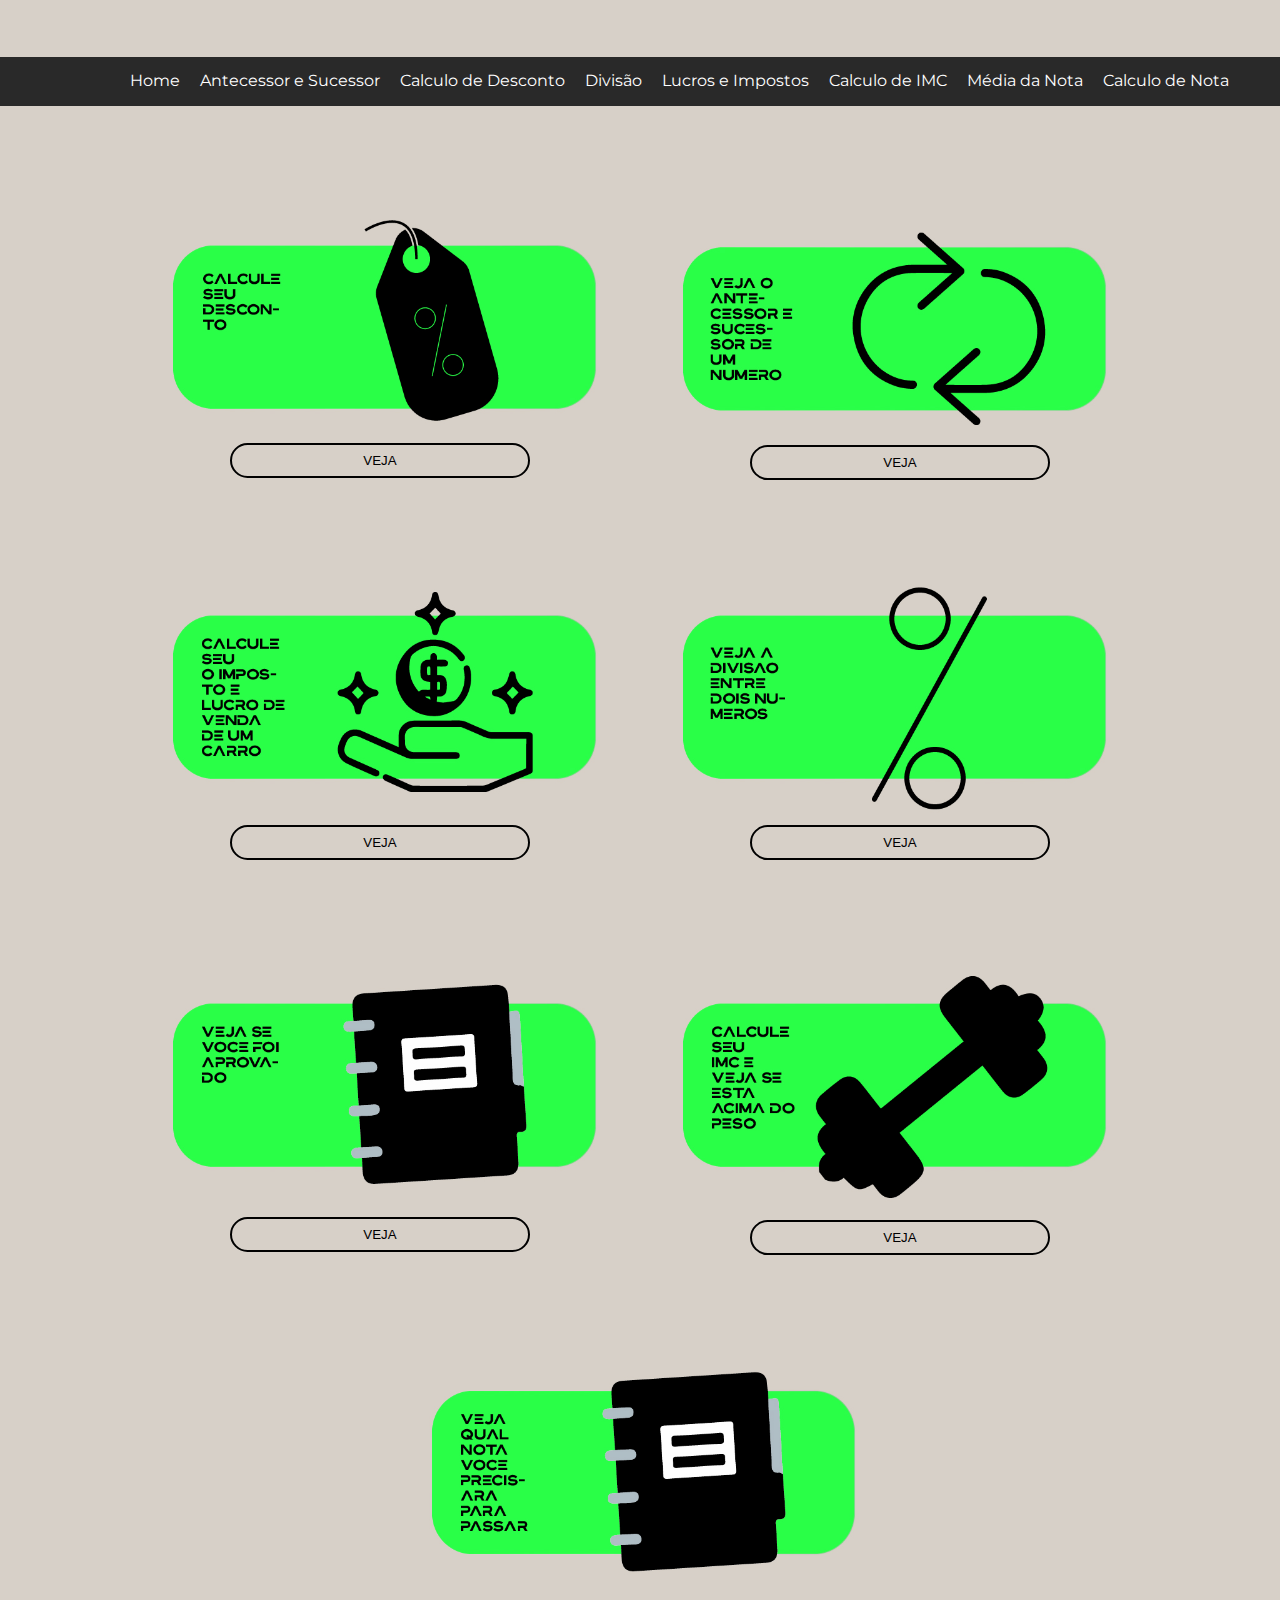
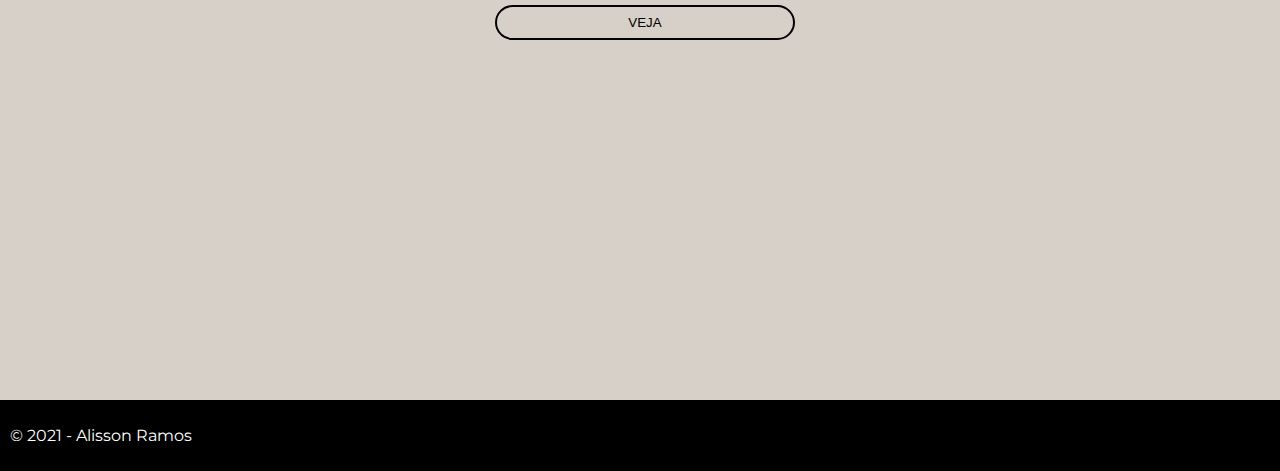
<file: index.html>
<!DOCTYPE html>
<html lang="pt-br">
	<head>
		<meta charset="utf-8">
		<meta name="viewport" content="width=device-width">
		<title>Calculos - HOME</title>
		<link rel="stylesheet" type="text/css" href="css/styles.css">
	 </head>
	
	<body>
		<header>
			<nav>
				<ul>
					<li><a class="Linkmenu" href="index.html">Home<a/></li>
					<li><a class="Linkmenu" href="EX01.html">Antecessor e Sucessor<a/></li>
					<li><a class="Linkmenu" href="EX02.html">Calculo de Desconto<a/></li>
					<li><a class="Linkmenu" href="EX03.html">Divisão<a/></li>
					<li><a class="Linkmenu" href="EX04.html">Lucros e Impostos<a/></li>
					<li><a class="Linkmenu" href="EX05.html">Calculo de IMC<a/></li>
					<li><a class="Linkmenu" href="EX06.html">Média da Nota<a/></li>
					<li><a class="Linkmenu" href="EX07.html">Calculo de Nota<a/></li>

				<ul/>
			</nav>
		</header>
		<div id='caixas'>
			<div class="imgDiv">
				<img class="imgprincipal" id="imgB1"src="images/b1.jpg">
				<img class="imgprincipal" id="imgB2"src="images/b2.jpg">
				<img class="imgprincipal" id="imgB3"src="images/b3.jpg">
				<img class="imgprincipal" id="imgB4"src="images/b4.jpg">
				<img class="imgprincipal" id="imgB5"src="images/b5.jpg">
				<img class="imgprincipal" id="imgB6"src="images/b6.jpg">
				<img class="imgprincipal" id="imgB7"src="images/b7.jpg">
			</div>
			<div class="divExemplos" id="divEx01"></div>
			<input class="button" onClick="window.location = 'EX01.html';" type="button" id="btnVeja1" value="Veja" >
			<div class="divExemplos" id="divEx02"></div>
			<input class="button" onClick="window.location = 'EX02.html';" type="button" id="btnVeja2" value="Veja">
			<div class="divExemplos" id="divEx03"></div>
			<input class="button" onClick="window.location = 'EX04.html';" type="button" id="btnVeja3" value="Veja">
			<div class="divExemplos" id="divEx04"></div>
			<input class="button" onClick="window.location = 'EX03.html';" type="button" id="btnVeja4" value="Veja">
			<div class="divExemplos" id="divEx05"></div>
			<input class="button" onClick="window.location = 'EX06.html';" type="button" id="btnVeja5" value="Veja">
			<div class="divExemplos" id="divEx06"></div>
			<input class="button" onClick="window.location = 'EX05.html';" type="button" id="btnVeja6" value="Veja">
			<div class="divExemplos" id="divEx07"></div>
			<input class="button" onClick="window.location = 'EX07.html';" type="button" id="btnVeja7" value="Veja">
		</div>
		<div class="footerlower">
			<p id='pFooter'>© 2021 - Alisson Ramos</p>
		</div>
	 </body>

</html>
</file>
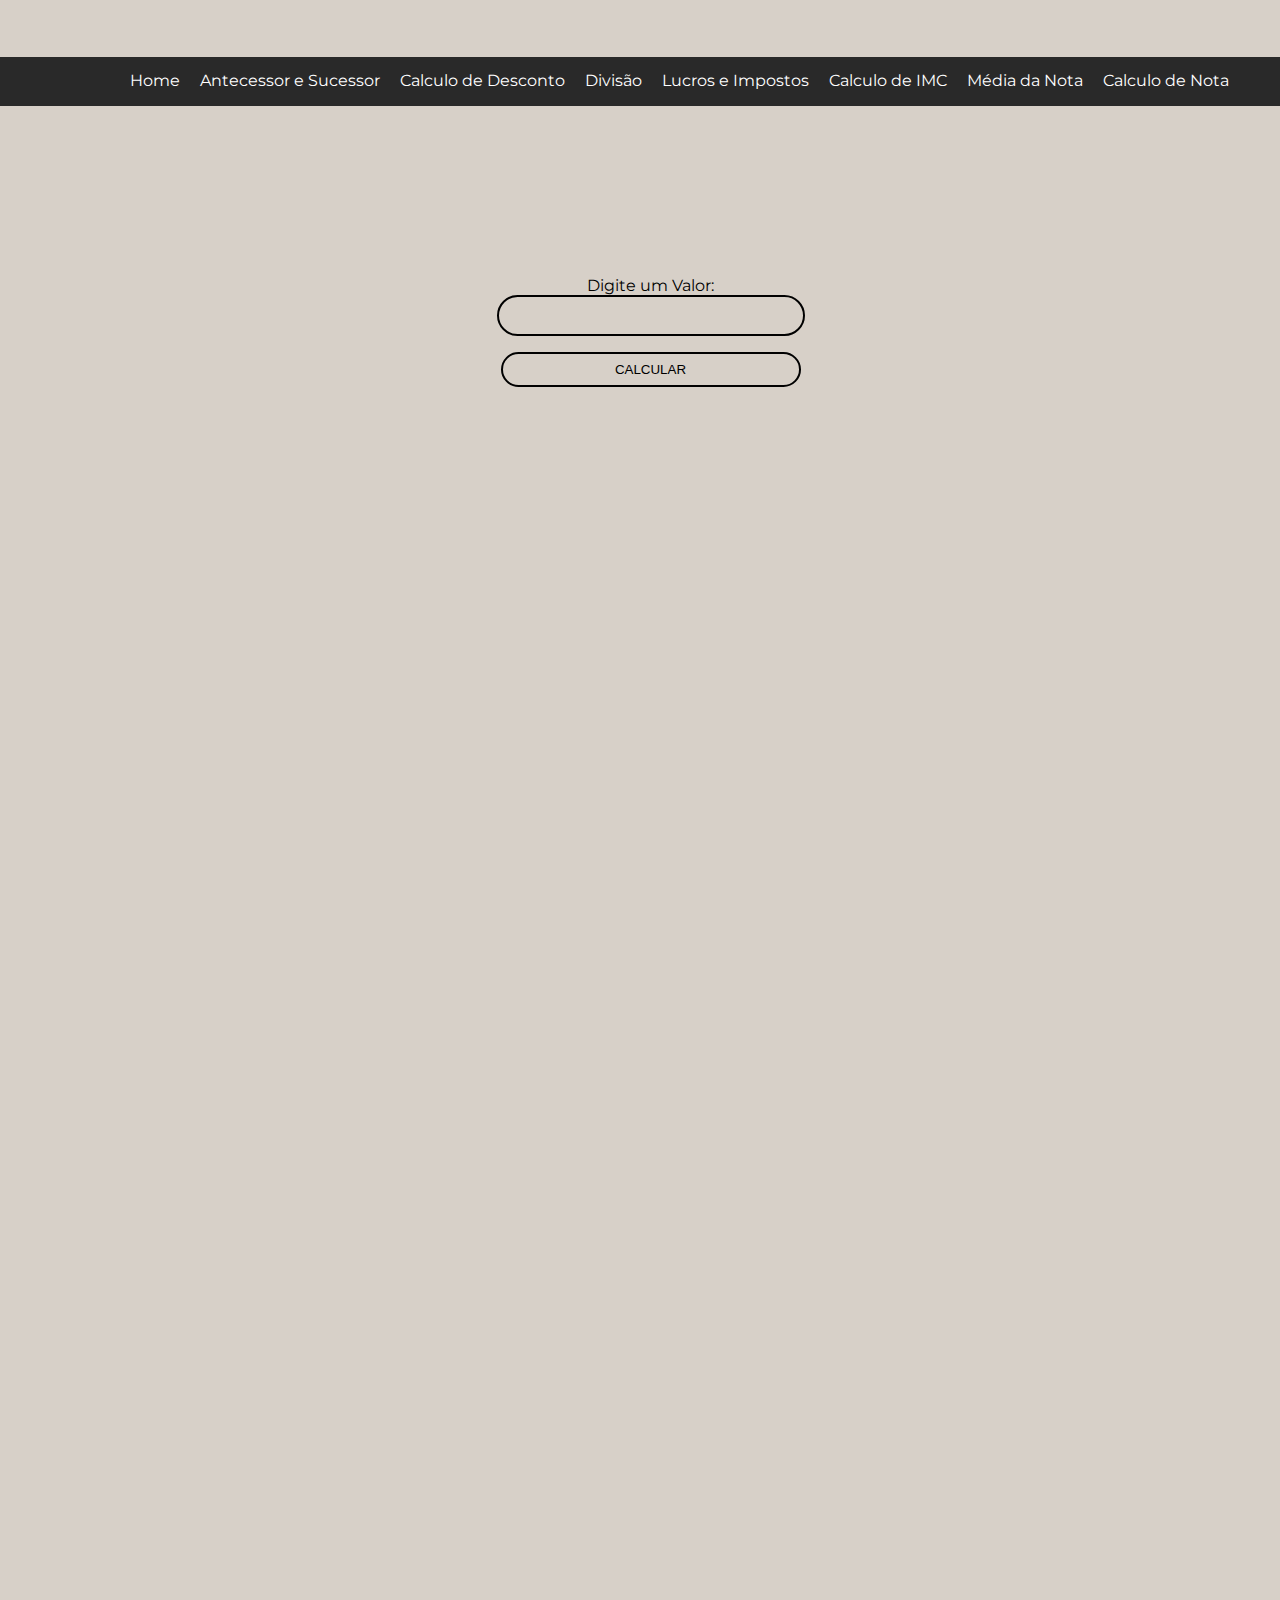
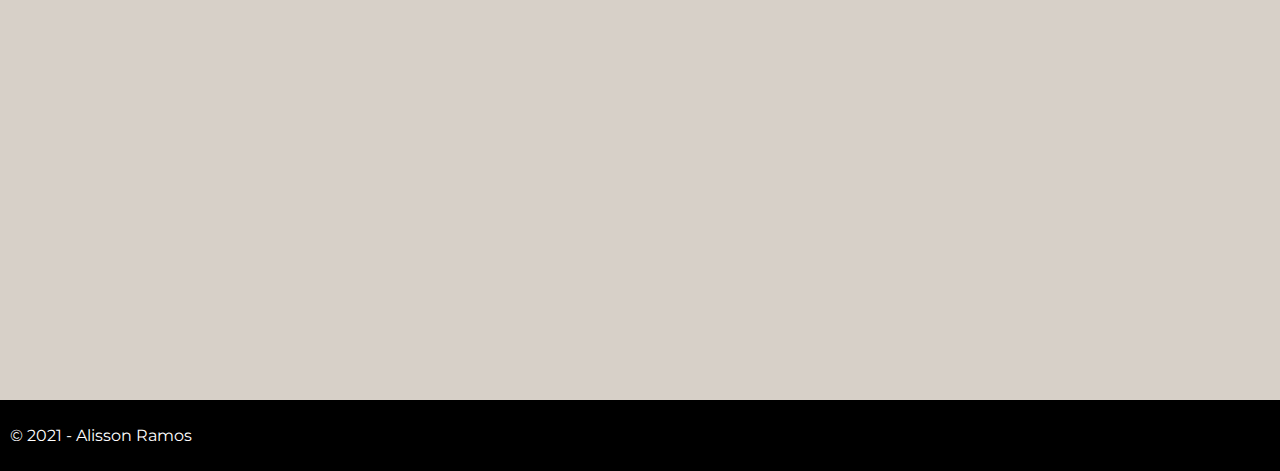
<file: EX01.html>
<!DOCTYPE html>
<html lang="pt-br">
	<head>
		<meta charset="utf-8">
		<meta name="viewport" content="width=device-width">
		<title>Calculos - Antecessor e Sucessor</title>
		<link rel="stylesheet" type="text/css" href="css/styles.css">
		<script type="text/javascript" src="js/script.js"></script>
	 </head>
	
	<body>
		<header>
			<nav>
				<ul>
					<li><a class="Linkmenu" href="index.html">Home<a/></li>
					<li><a class="Linkmenu" href="EX01.html">Antecessor e Sucessor<a/></li>
					<li><a class="Linkmenu" href="EX02.html">Calculo de Desconto<a/></li>
					<li><a class="Linkmenu" href="EX03.html">Divisão<a/></li>
					<li><a class="Linkmenu" href="EX04.html">Lucros e Impostos<a/></li>
					<li><a class="Linkmenu" href="EX05.html">Calculo de IMC<a/></li>
					<li><a class="Linkmenu" href="EX06.html">Média da Nota<a/></li>
					<li><a class="Linkmenu" href="EX07.html">Calculo de Nota<a/></li>

				<ul/>
			</nav>
		</header>
		<div class='calculocaixa'>
			<p>	Digite um Valor:<input type="text" id="txtValor1"></p>
			<p><input type="button" id="btnCalcular" value="Calcular" onclick="antsuce()"></p>
			<p><span id="lblAntecessor"></span></p>
			<p><span id="lblTavadandopau"></span></p>
		</div>
	<footer>
		<div class="footerlower">
			<p id='pFooter'>© 2021 - Alisson Ramos</p>
		</div>
	</footer>
	 </body>

</html>
</file>
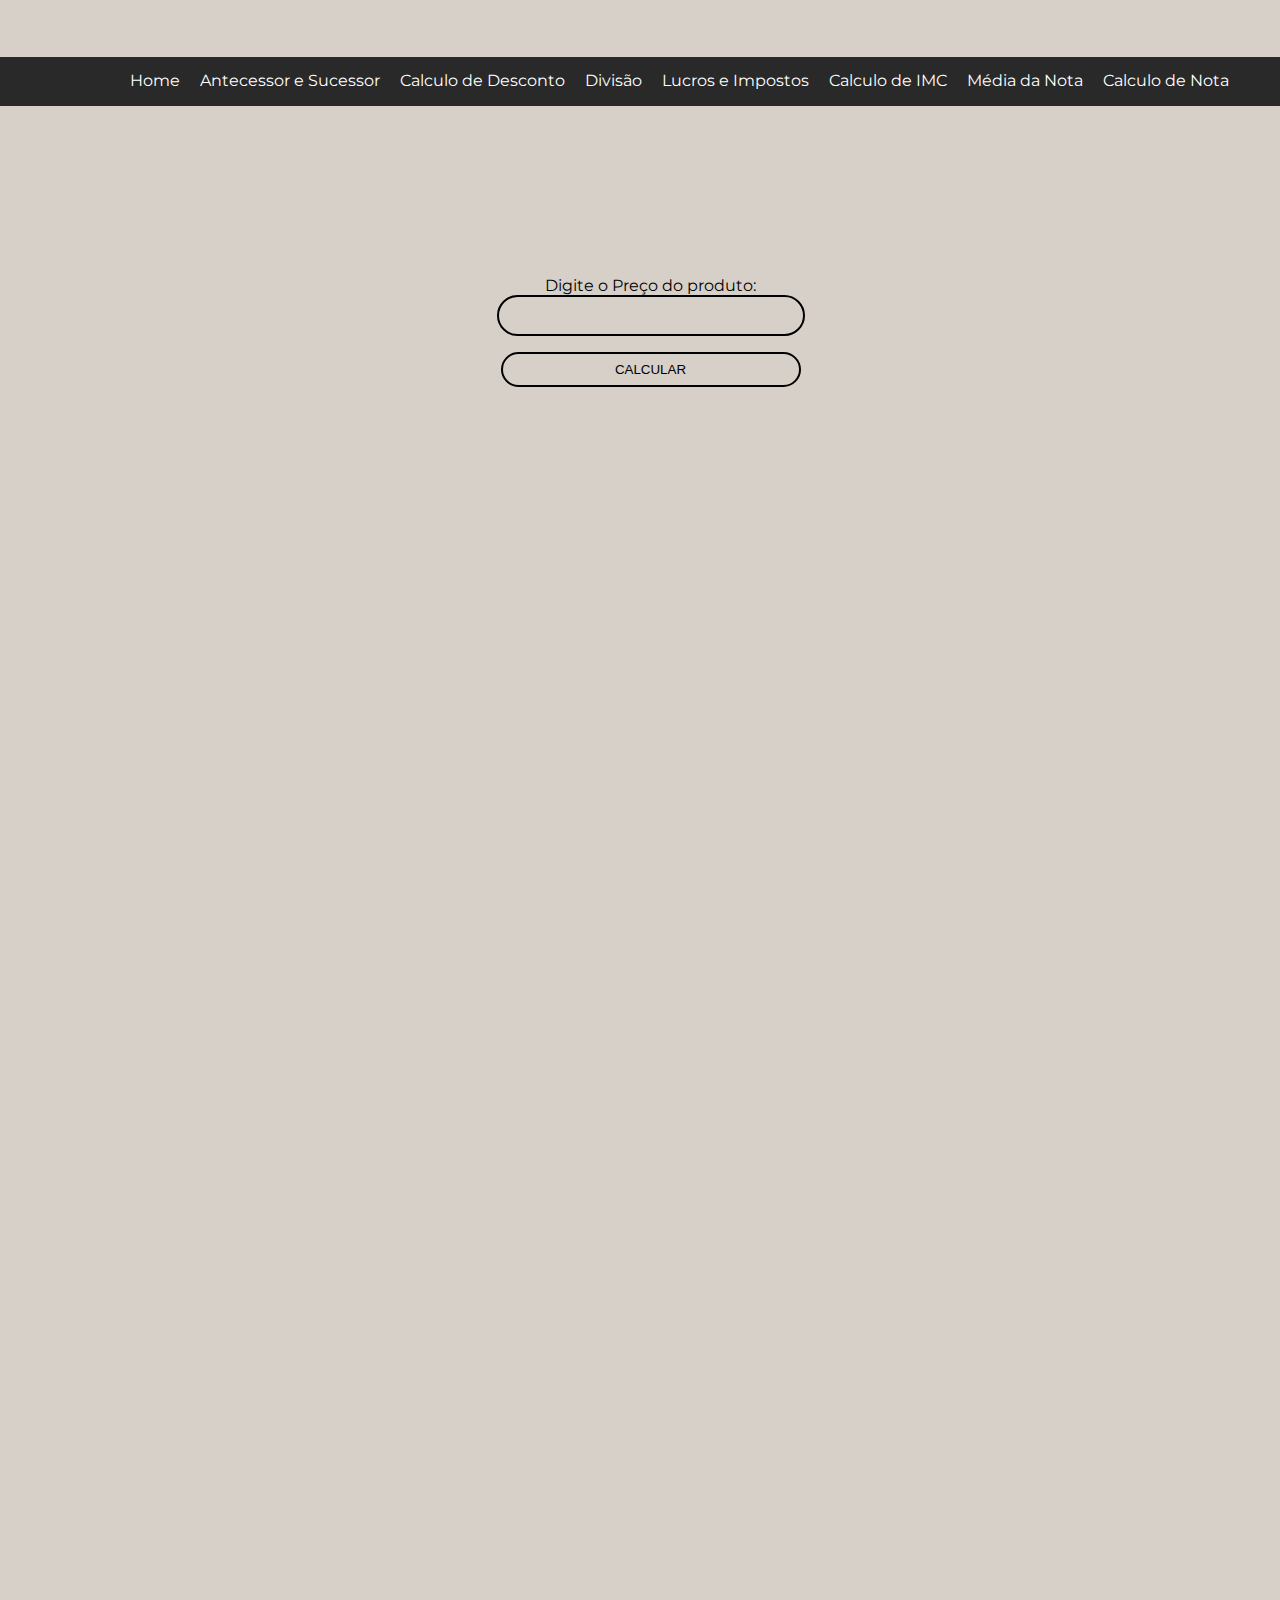
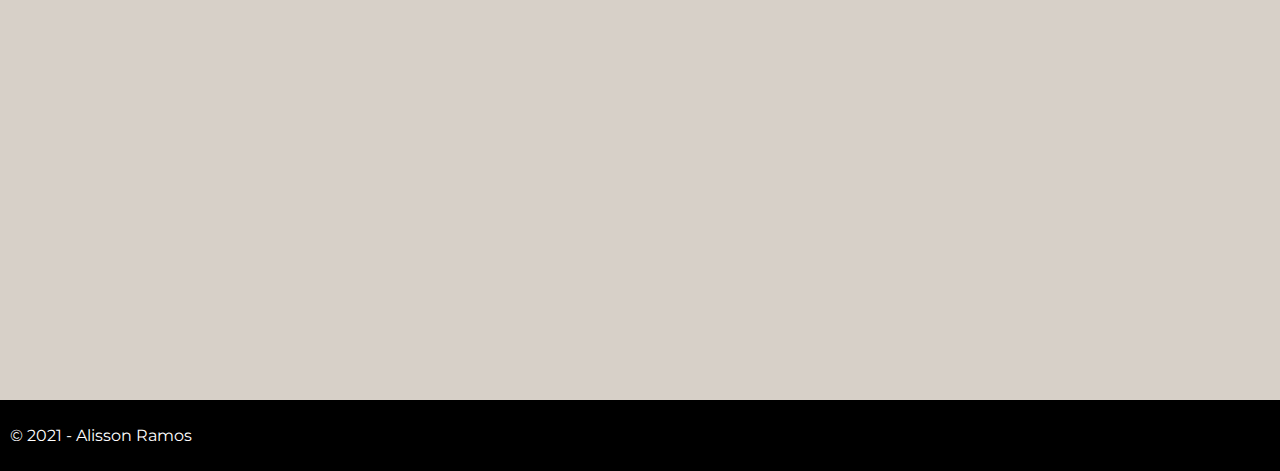
<file: EX02.html>
<!DOCTYPE html>
<html lang="pt-br">
	<head>
		<meta charset="utf-8">
		<meta name="viewport" content="width=device-width">
		<title>Calculos - Descontos</title>
		<link rel="stylesheet" type="text/css" href="css/styles.css">
		<script type="text/javascript" src="js/script.js"></script>
	 </head>
	
	<body>
		<header>
			<nav>
				<ul>
					<li><a class="Linkmenu" href="index.html">Home<a/></li>
					<li><a class="Linkmenu" href="EX01.html">Antecessor e Sucessor<a/></li>
					<li><a class="Linkmenu" href="EX02.html">Calculo de Desconto<a/></li>
					<li><a class="Linkmenu" href="EX03.html">Divisão<a/></li>
					<li><a class="Linkmenu" href="EX04.html">Lucros e Impostos<a/></li>
					<li><a class="Linkmenu" href="EX05.html">Calculo de IMC<a/></li>
					<li><a class="Linkmenu" href="EX06.html">Média da Nota<a/></li>
					<li><a class="Linkmenu" href="EX07.html">Calculo de Nota<a/></li>

				<ul/>
			</nav>
		</header>
		<div class='calculocaixa'>
			<p>Digite o Preço do produto:<input type="text" id="txtValor1"></p>
			<p><input type="button" id="btnCalcular" value="Calcular" onclick="desconto()"></p>
			<p><span id="lblResultado"></span></p>
		</div>
	<footer>
		<div class="footerlower">
			<p id='pFooter'>© 2021 - Alisson Ramos</p>
		</div>
	</footer>
	 </body>

</html>
</file>
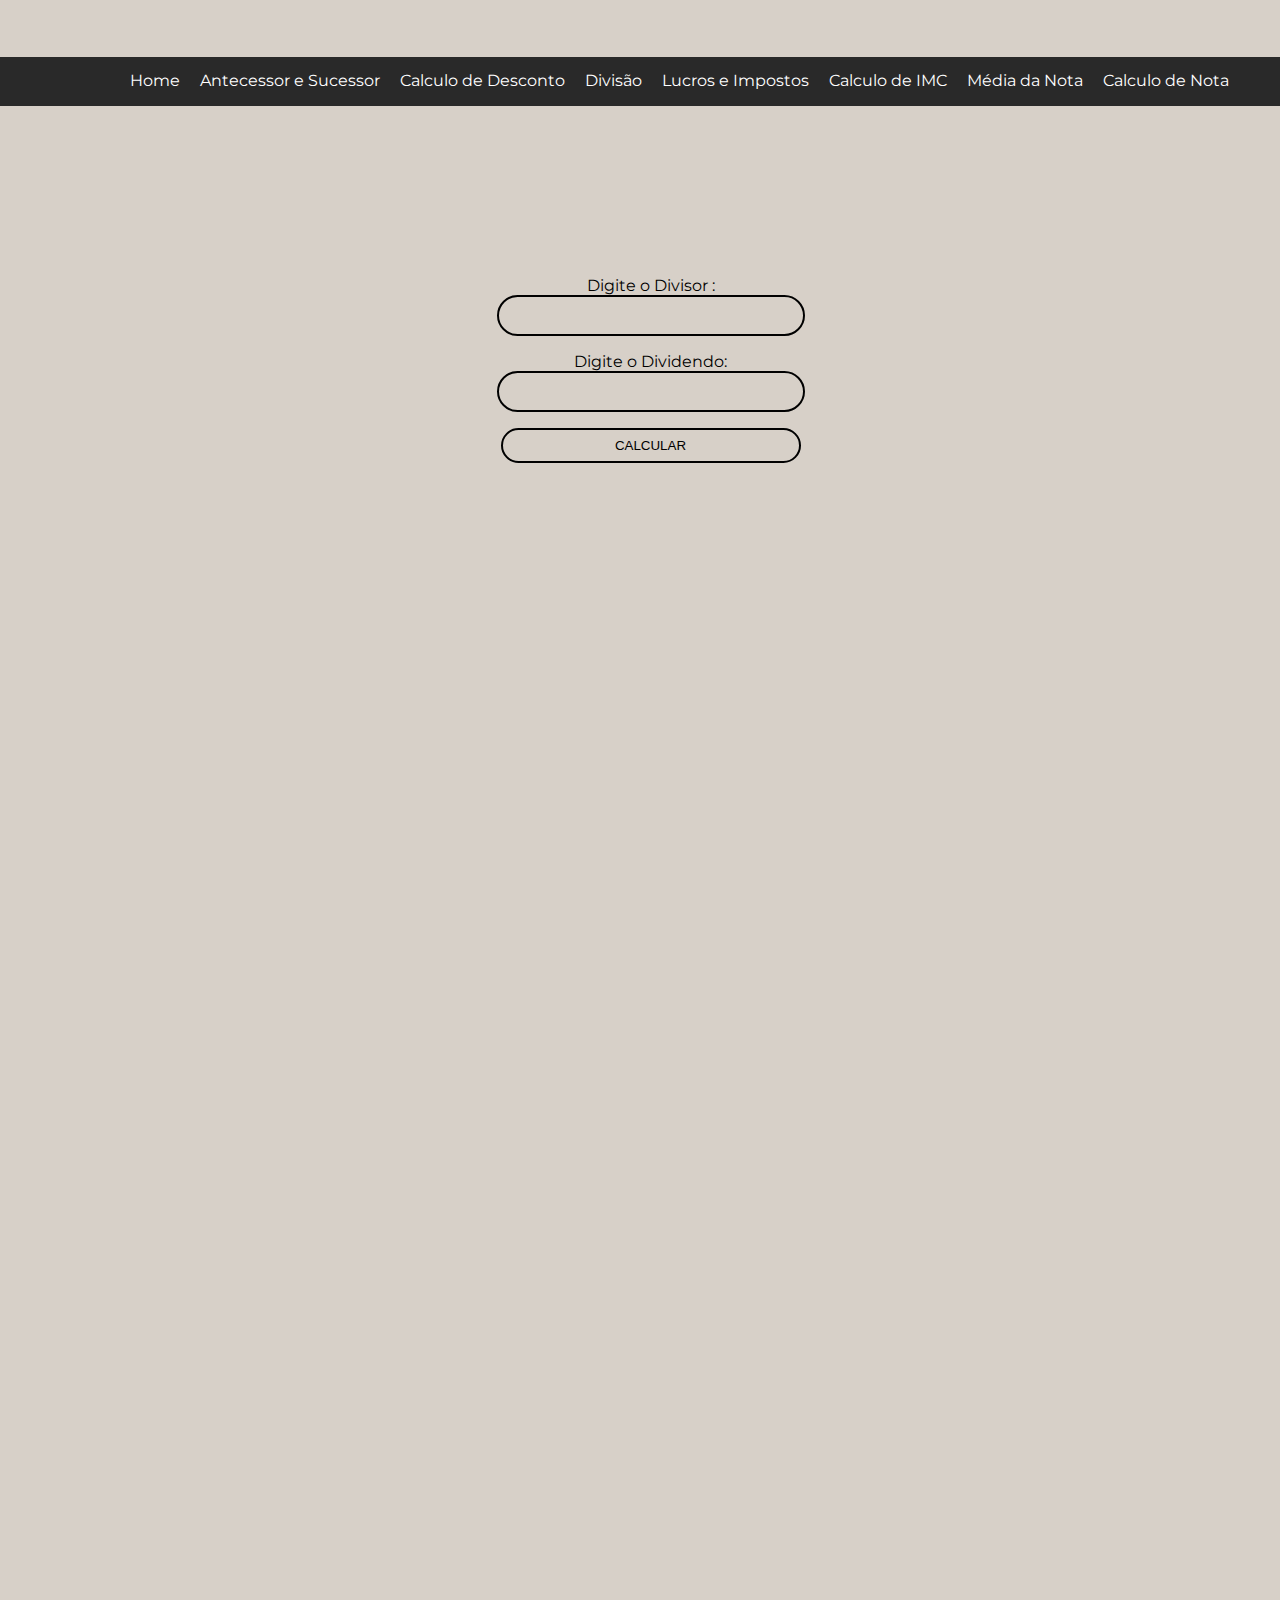
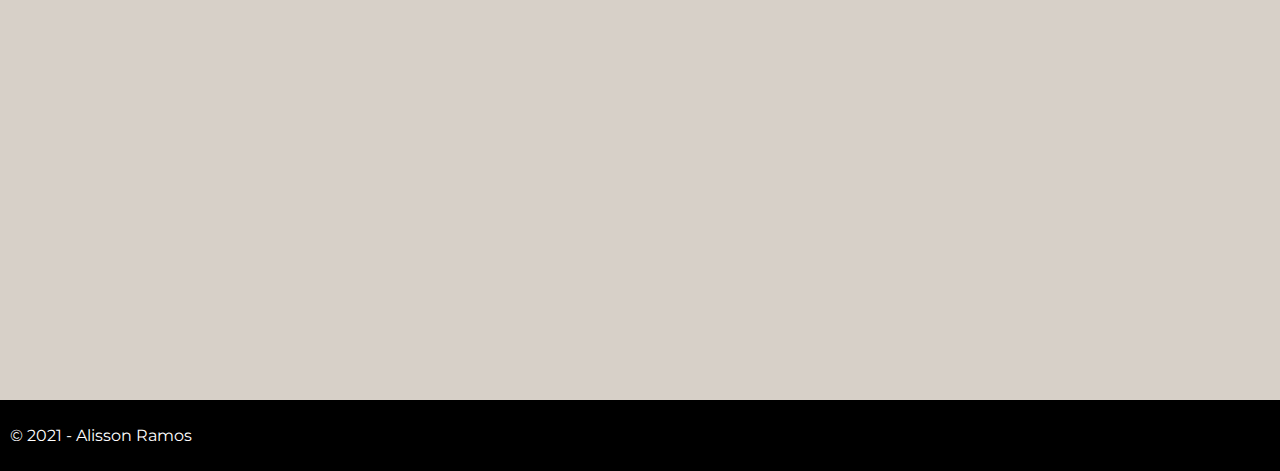
<file: EX03.html>
<!DOCTYPE html>
<html lang="pt-br">
	<head>
		<meta charset="utf-8">
		<meta name="viewport" content="width=device-width">
		<title>Calculos - Divisão</title>
		<link rel="stylesheet" type="text/css" href="css/styles.css">
		<script type="text/javascript" src="js/script.js"></script>
	 </head>
	
	<body>
		<header>
			<nav>
				<ul>
					<li><a class="Linkmenu" href="index.html">Home<a/></li>
					<li><a class="Linkmenu" href="EX01.html">Antecessor e Sucessor<a/></li>
					<li><a class="Linkmenu" href="EX02.html">Calculo de Desconto<a/></li>
					<li><a class="Linkmenu" href="EX03.html">Divisão<a/></li>
					<li><a class="Linkmenu" href="EX04.html">Lucros e Impostos<a/></li>
					<li><a class="Linkmenu" href="EX05.html">Calculo de IMC<a/></li>
					<li><a class="Linkmenu" href="EX06.html">Média da Nota<a/></li>
					<li><a class="Linkmenu" href="EX07.html">Calculo de Nota<a/></li>

				<ul/>
			</nav>
		</header>
		<div class='calculocaixa'>
			<p>Digite o Divisor :<input type="text" id="txtValor1"></p>
			<p>Digite o Dividendo:<input type="text" id="txtValor2"></p>
			<p><input type="button" id="btnCalcular" value="Calcular" onclick="divsion()"></p>
			<p><span id="lblResultado"></span></p>
		</div>
	<footer>
		<div class="footerlower">
			<p id='pFooter'>© 2021 - Alisson Ramos</p>
		</div>
	</footer>
	 </body>

</html>
</file>
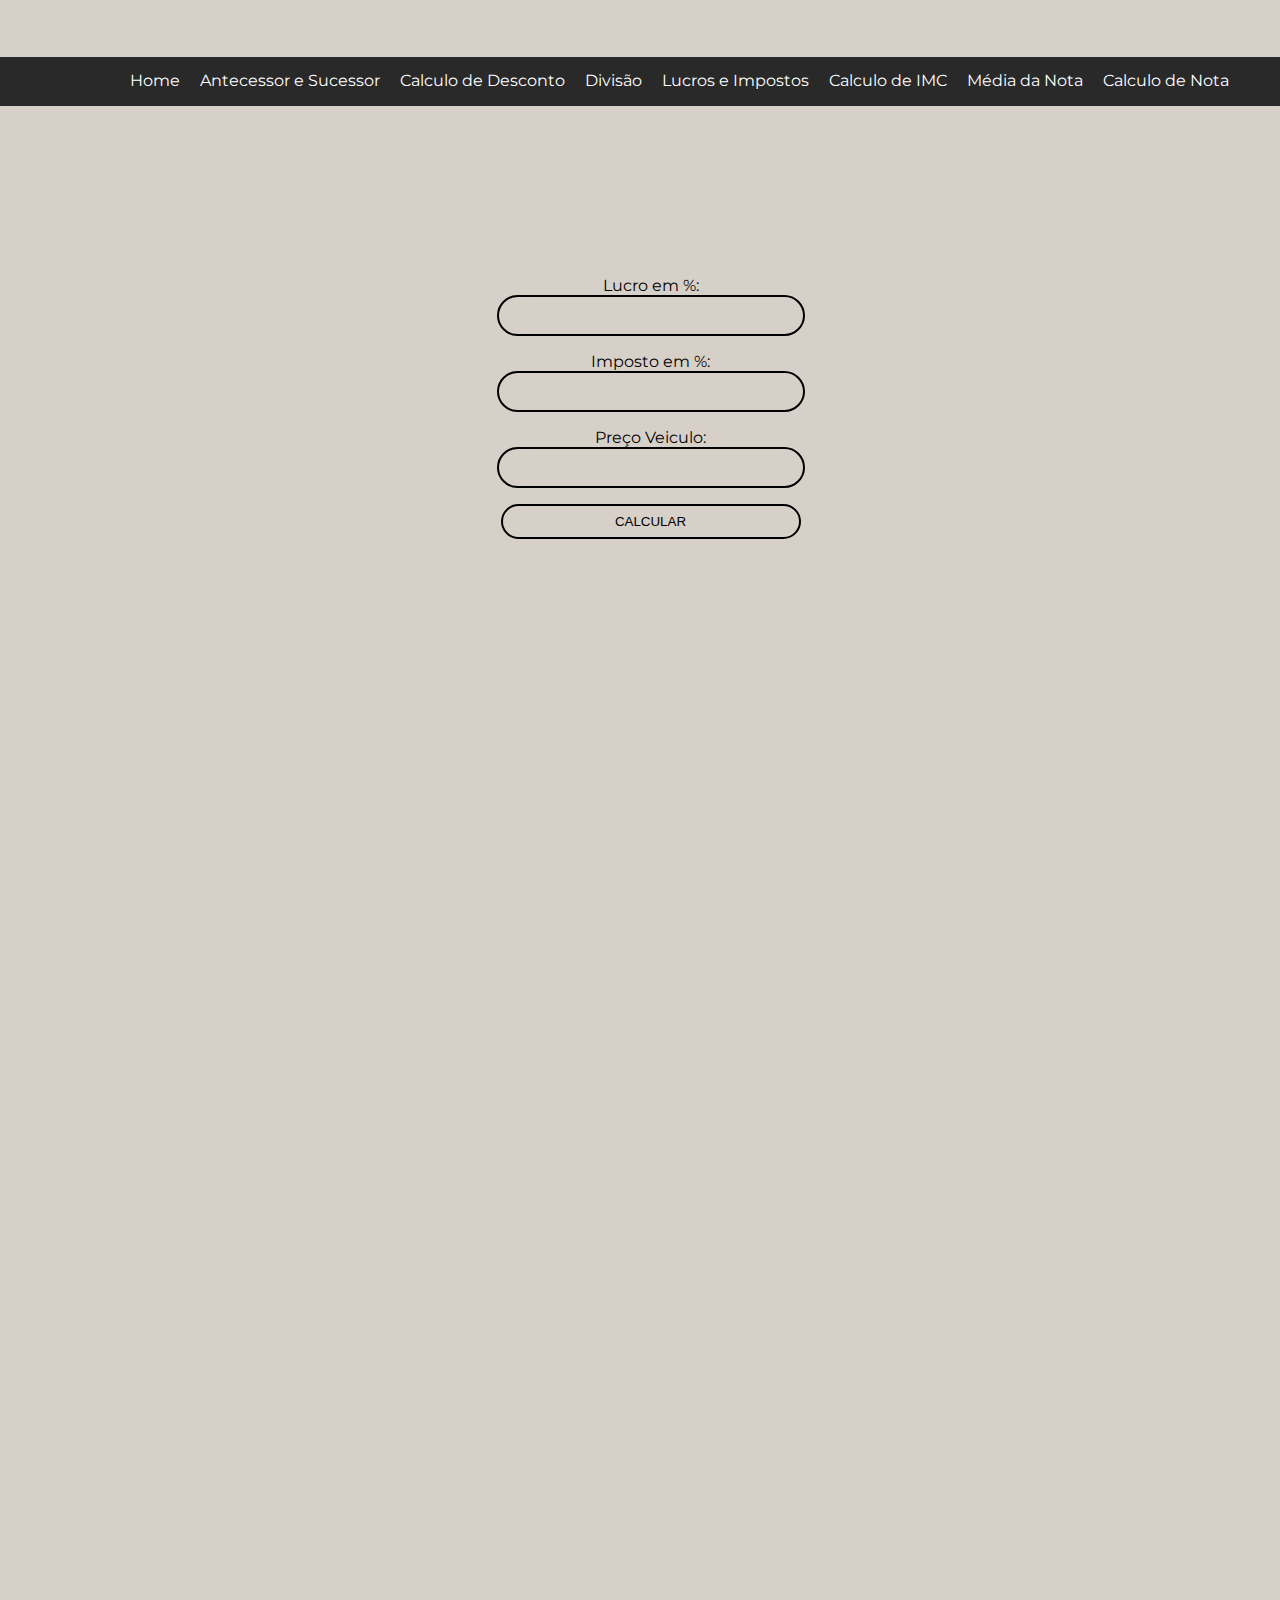
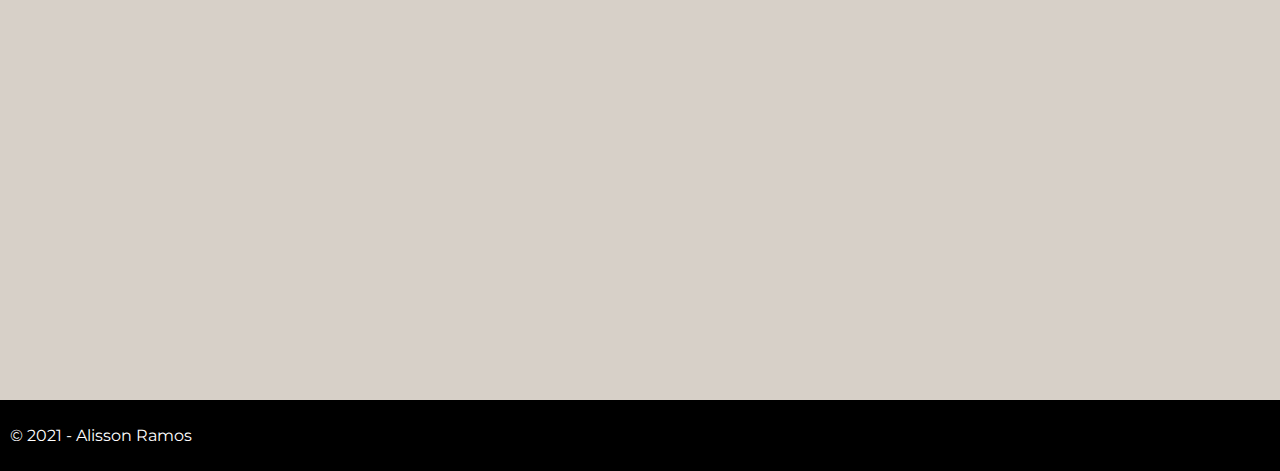
<file: EX04.html>
<!DOCTYPE html>
<html lang="pt-br">
	<head>
		<meta charset="utf-8">
		<meta name="viewport" content="width=device-width">
		<title>Calculos - Lucro e Imposto</title>
		<link rel="stylesheet" type="text/css" href="css/styles.css">
		<script type="text/javascript" src="js/script.js"></script>
	 </head>
	
	<body>
		<header>
			<nav>
				<ul>
					<li><a class="Linkmenu" href="index.html">Home<a/></li>
					<li><a class="Linkmenu" href="EX01.html">Antecessor e Sucessor<a/></li>
					<li><a class="Linkmenu" href="EX02.html">Calculo de Desconto<a/></li>
					<li><a class="Linkmenu" href="EX03.html">Divisão<a/></li>
					<li><a class="Linkmenu" href="EX04.html">Lucros e Impostos<a/></li>
					<li><a class="Linkmenu" href="EX05.html">Calculo de IMC<a/></li>
					<li><a class="Linkmenu" href="EX06.html">Média da Nota<a/></li>
					<li><a class="Linkmenu" href="EX07.html">Calculo de Nota<a/></li>

				<ul/>
			</nav>
		</header>
		<div class='calculocaixa'>
			<p>Lucro em %:<input type="text" id="txtValor1"></p>
			<p>Imposto em %:<input type="text" id="txtValor2"></p>
			<p>Preço Veiculo:<input type="text" id="txtValor3"></p>
			<p><input type="button" id="btnCalcular" value="Calcular" onclick="bmw()"></p>
			<p><span id="lblLucro"></span></p>
			<p><span id="lblImposto"></span></p>
			<p><span id="lblResultado"></span></p>
		</div>
	<footer>
		<div class="footerlower">
			<p id='pFooter'>© 2021 - Alisson Ramos</p>
		</div>
	</footer>
	 </body>

</html>
</file>
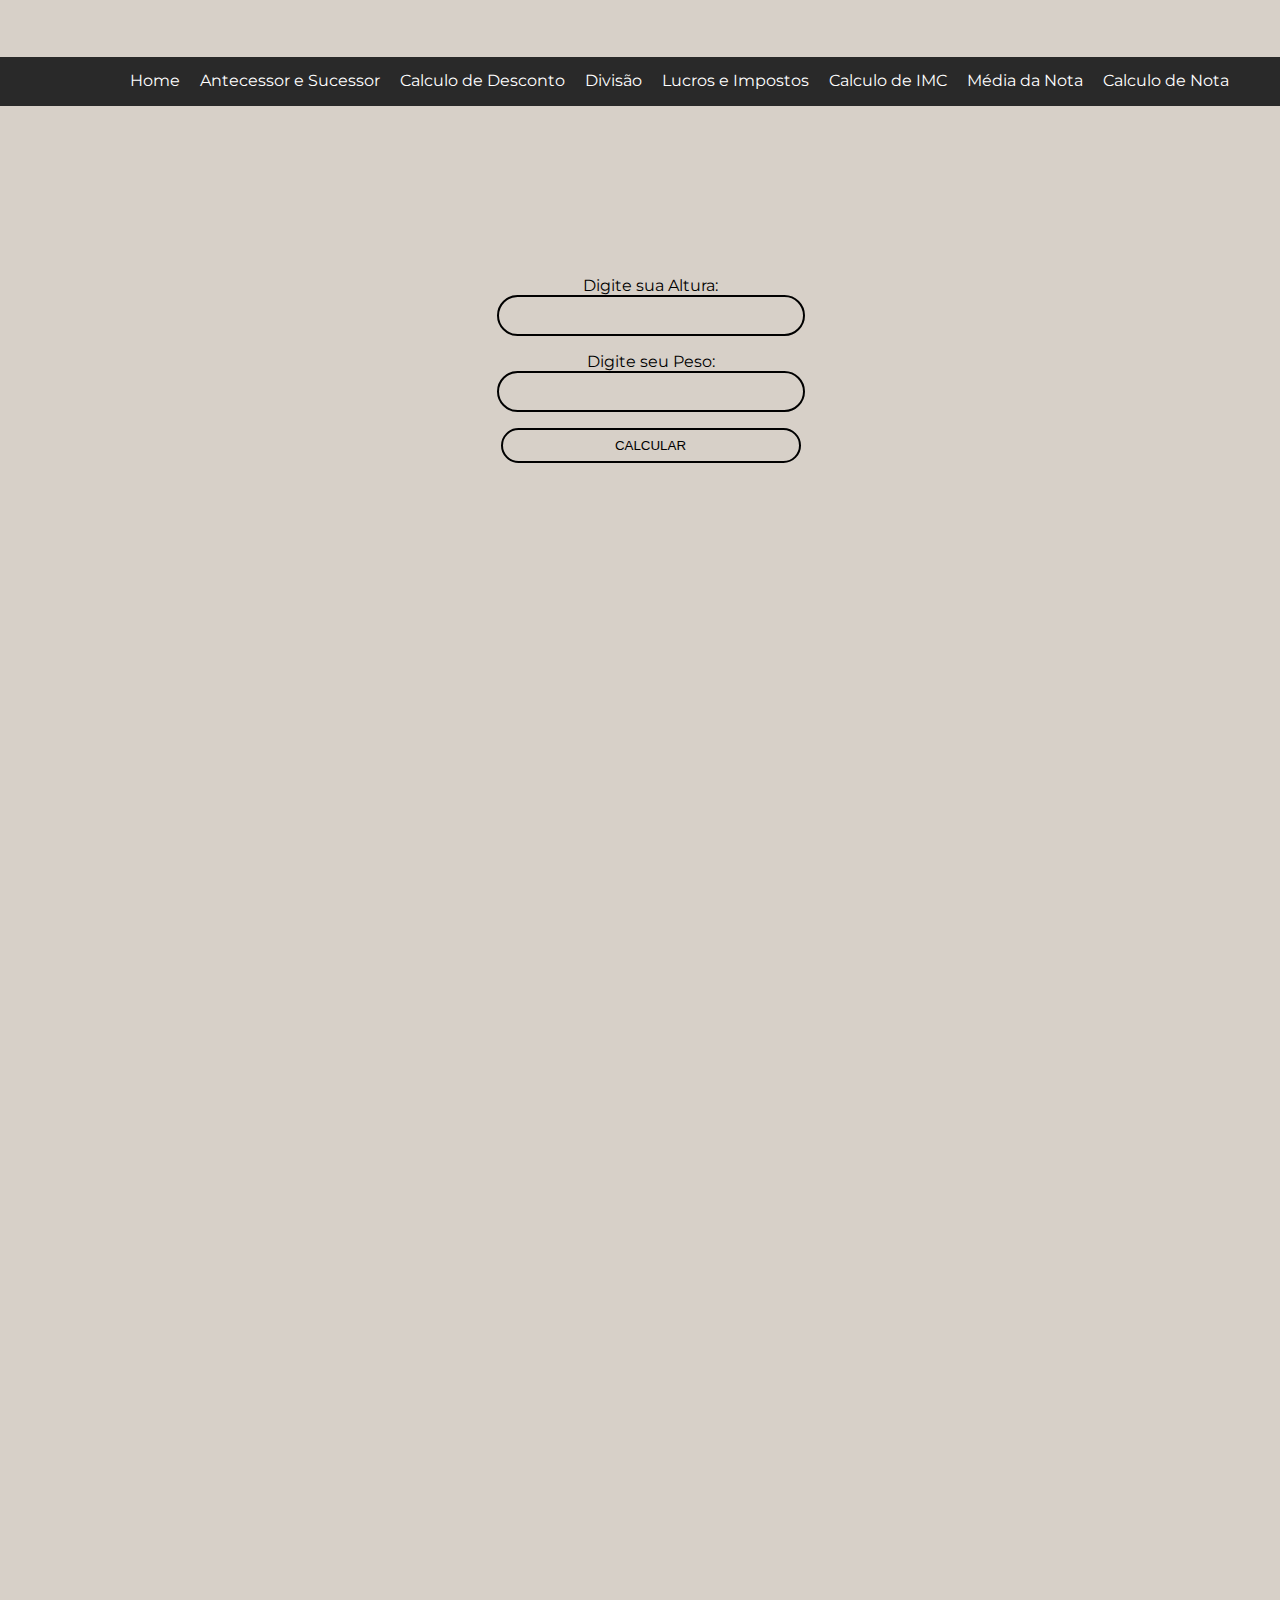
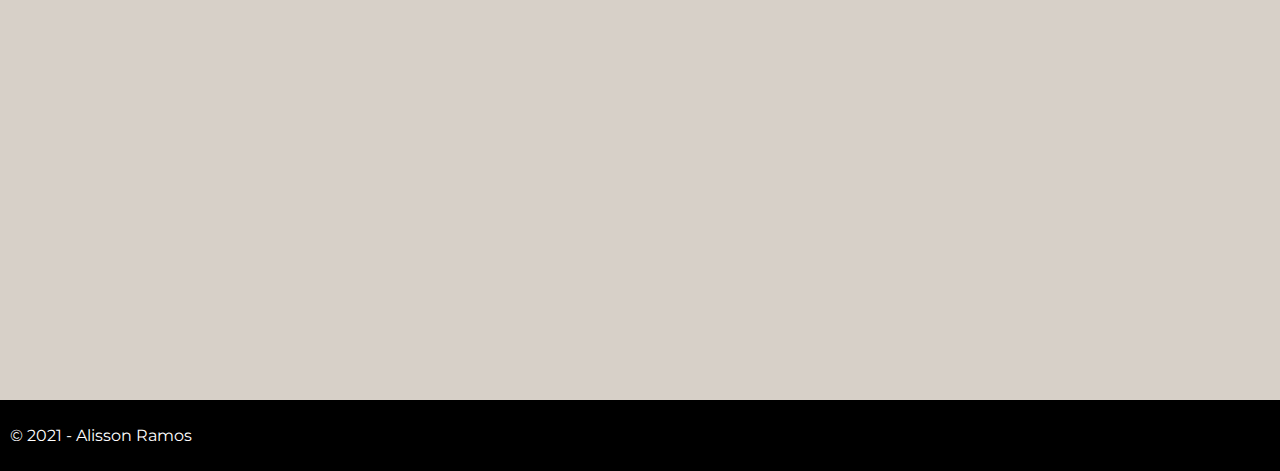
<file: EX05.html>
<!DOCTYPE html>
<html lang="pt-br">
	<head>
		<meta charset="utf-8">
		<meta name="viewport" content="width=device-width">
		<title>Calculos - IMC</title>
		<link rel="stylesheet" type="text/css" href="css/styles.css">
		<script type="text/javascript" src="js/script.js"></script>
	 </head>
	
	<body>
		<header>
			<nav>
				<ul>
					<li><a class="Linkmenu" href="index.html">Home<a/></li>
					<li><a class="Linkmenu" href="EX01.html">Antecessor e Sucessor<a/></li>
					<li><a class="Linkmenu" href="EX02.html">Calculo de Desconto<a/></li>
					<li><a class="Linkmenu" href="EX03.html">Divisão<a/></li>
					<li><a class="Linkmenu" href="EX04.html">Lucros e Impostos<a/></li>
					<li><a class="Linkmenu" href="EX05.html">Calculo de IMC<a/></li>
					<li><a class="Linkmenu" href="EX06.html">Média da Nota<a/></li>
					<li><a class="Linkmenu" href="EX07.html">Calculo de Nota<a/></li>

				<ul/>
			</nav>
		</header>
		<div class='calculocaixa'>
			<p>	Digite sua Altura:<input type="text" id="txtValor1"></p>
			<p>	Digite seu Peso:<input type="text" id="txtValor2"></p>
			<p><input type="button" id="btnCalcular" value="Calcular" onclick="imc()"></p>
			<p><span id="lblResultado"></span></p>
		</div>
	<footer>
		<div class="footerlower">
			<p id='pFooter'>© 2021 - Alisson Ramos</p>
		</div>
	</footer>
	 </body>

</html>
</file>
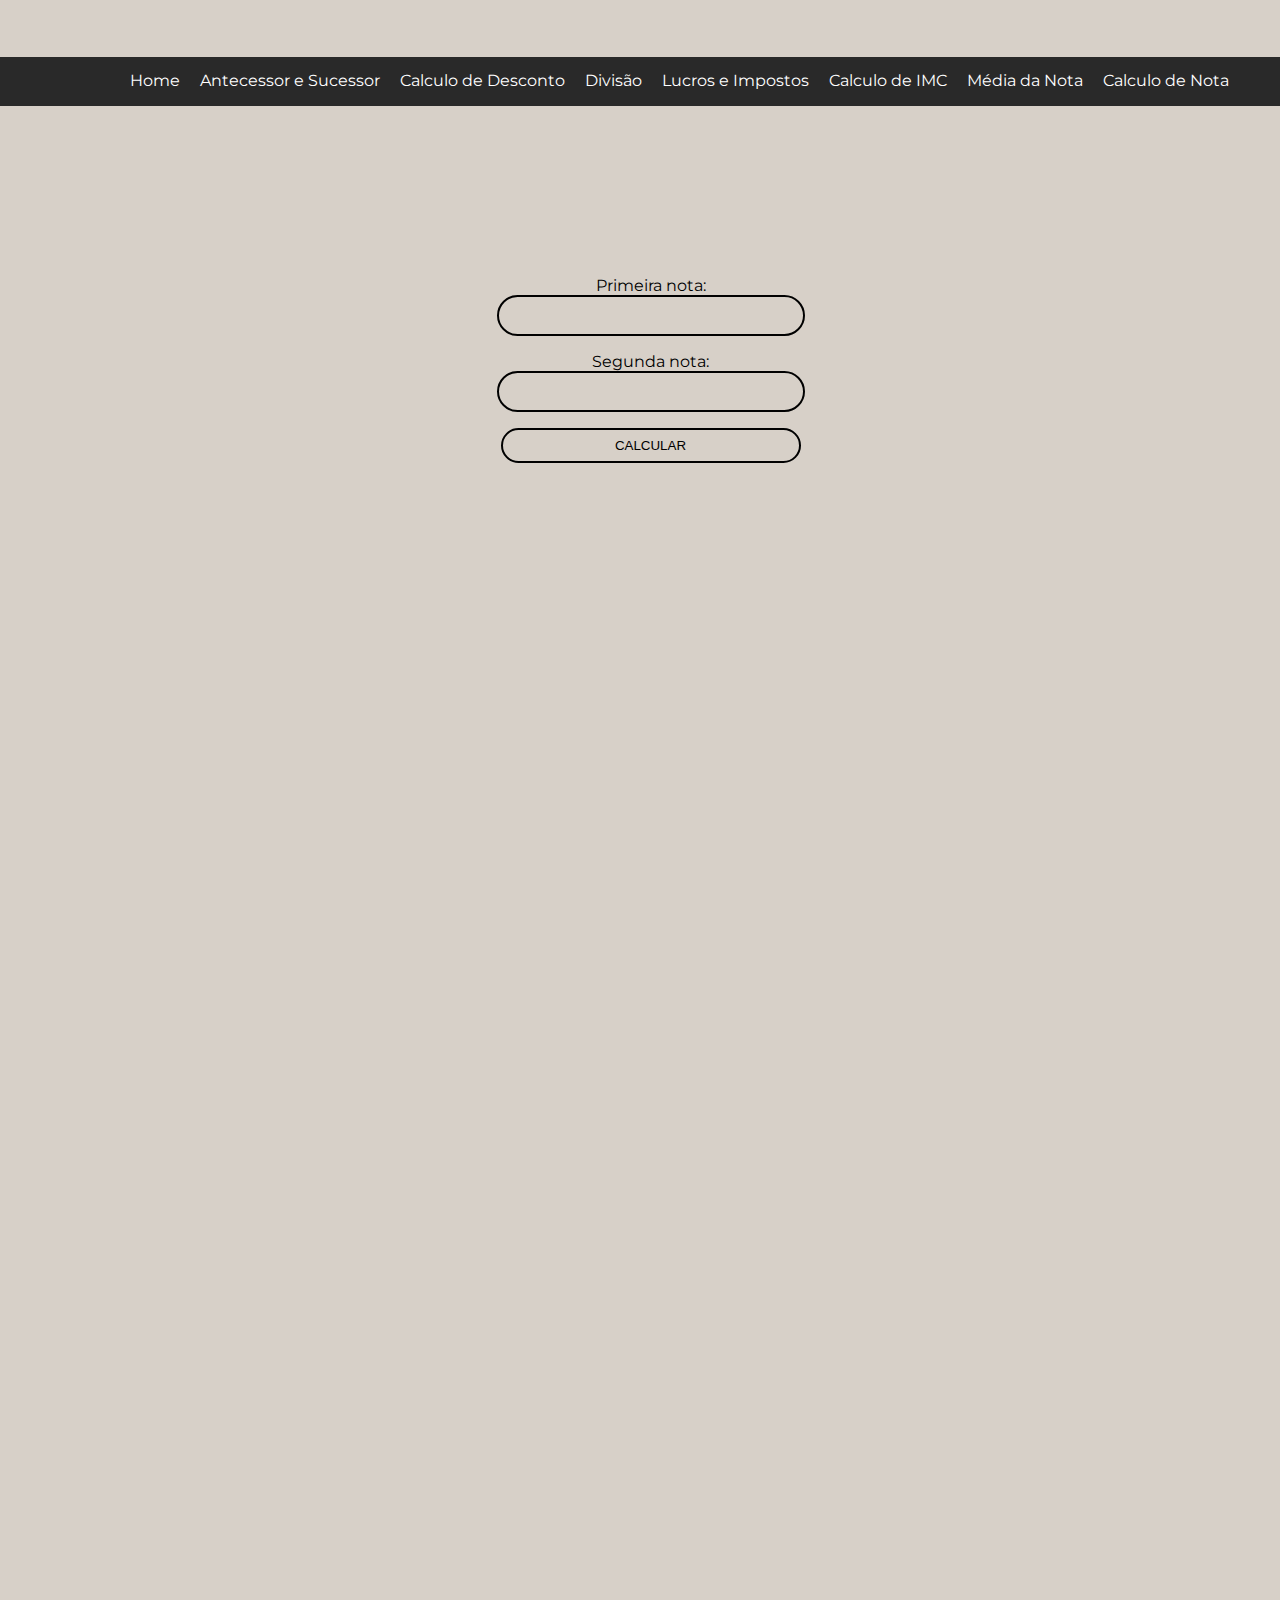
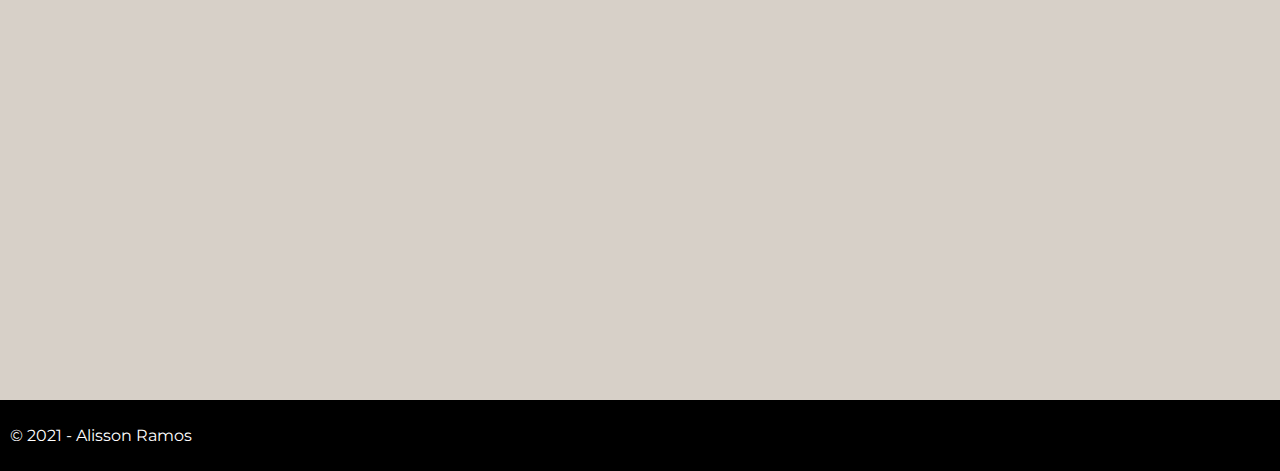
<file: EX06.html>
<!DOCTYPE html>
<html lang="pt-br">
	<head>
		<meta charset="utf-8">
		<meta name="viewport" content="width=device-width">
		<title>Calculos - Media de nota</title>
		<link rel="stylesheet" type="text/css" href="css/styles.css">
		<script type="text/javascript" src="js/script.js"></script>
	 </head>
	
	<body>
		<header>
			<nav>
				<ul>
					<li><a class="Linkmenu" href="index.html">Home<a/></li>
					<li><a class="Linkmenu" href="EX01.html">Antecessor e Sucessor<a/></li>
					<li><a class="Linkmenu" href="EX02.html">Calculo de Desconto<a/></li>
					<li><a class="Linkmenu" href="EX03.html">Divisão<a/></li>
					<li><a class="Linkmenu" href="EX04.html">Lucros e Impostos<a/></li>
					<li><a class="Linkmenu" href="EX05.html">Calculo de IMC<a/></li>
					<li><a class="Linkmenu" href="EX06.html">Média da Nota<a/></li>
					<li><a class="Linkmenu" href="EX07.html">Calculo de Nota<a/></li>

				<ul/>
			</nav>
		</header>
		<div class='calculocaixa'>
			<p>Primeira nota:<input type="text" id="txtValor1"></p>
			<p>Segunda nota:<input type="text" id="txtValor2"></p>
			<p><input type="button" id="btnCalcular" value="Calcular" onclick="nota()"></p>
			<p><span id="lblResultado"></span></p>
		</div>
	<footer>
		<div class="footerlower">
			<p id='pFooter'>© 2021 - Alisson Ramos</p>
		</div>
	</footer>
	 </body>

</html>
</file>
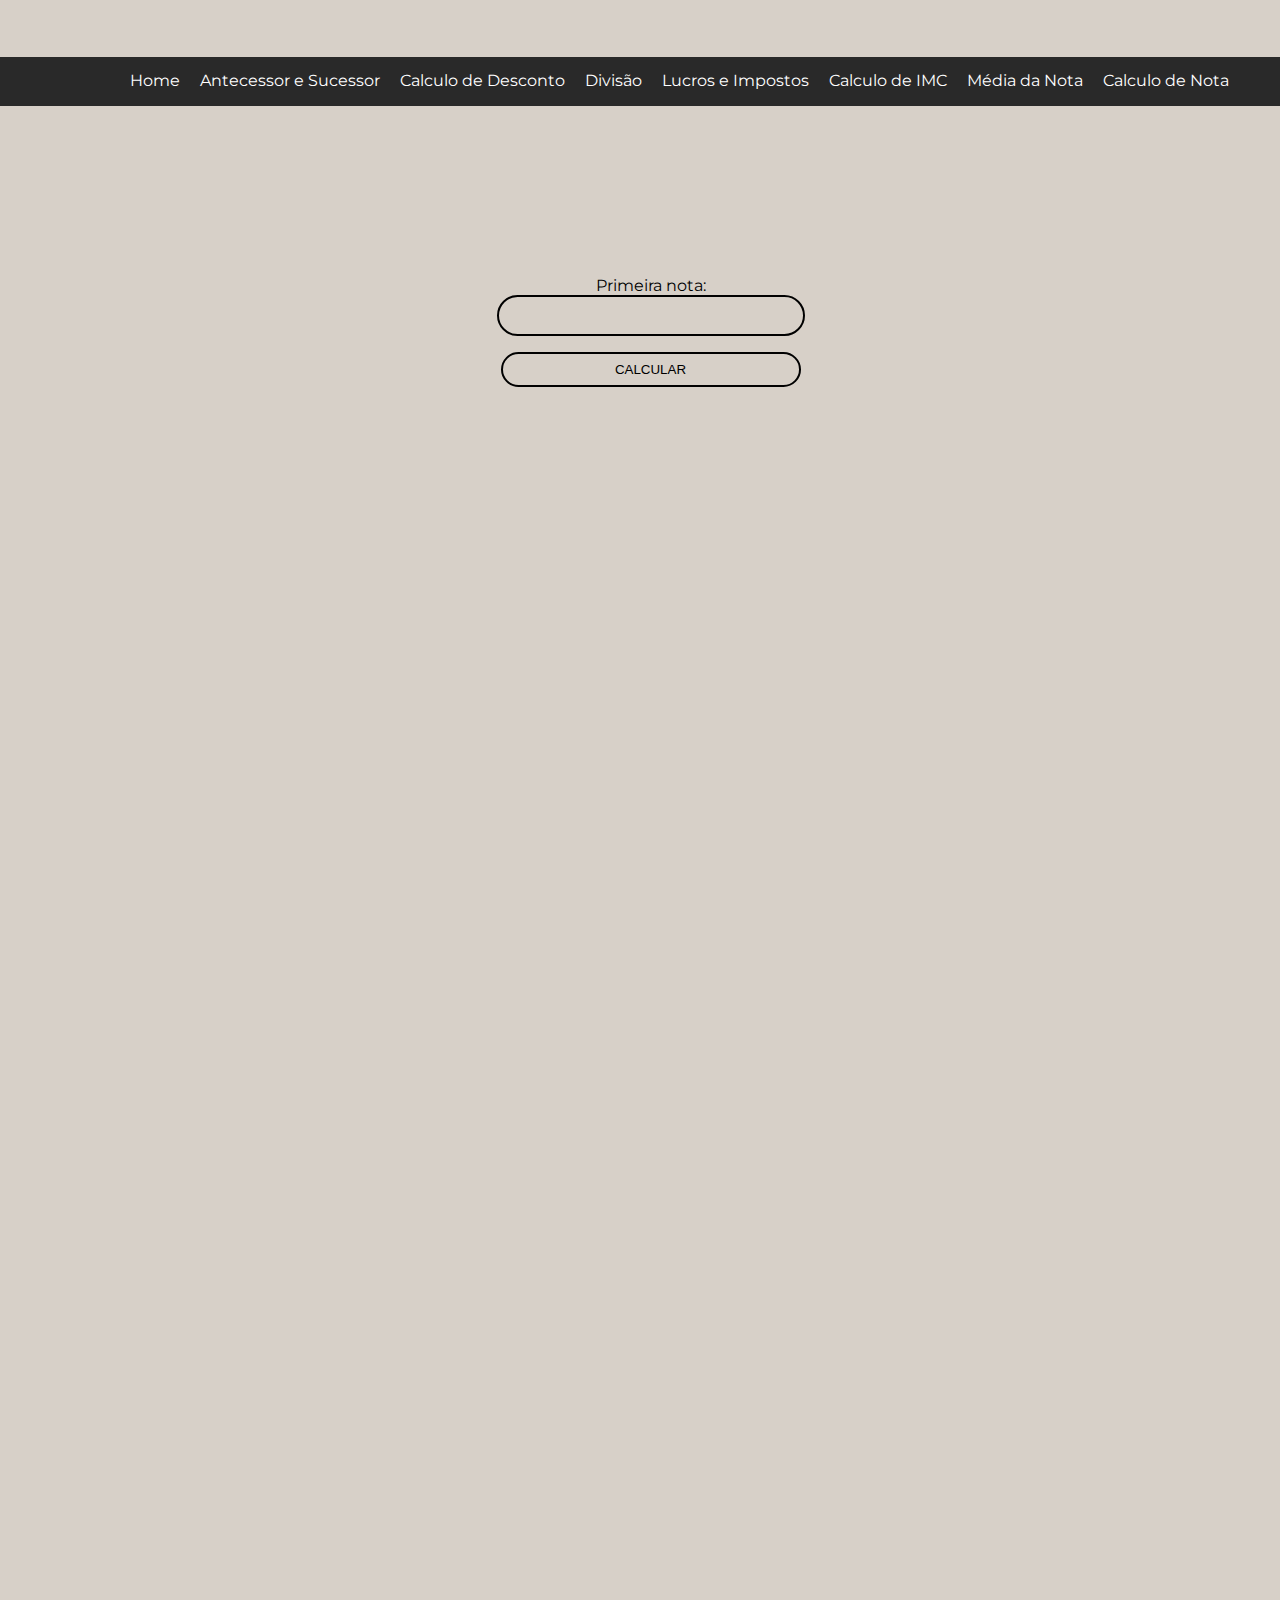
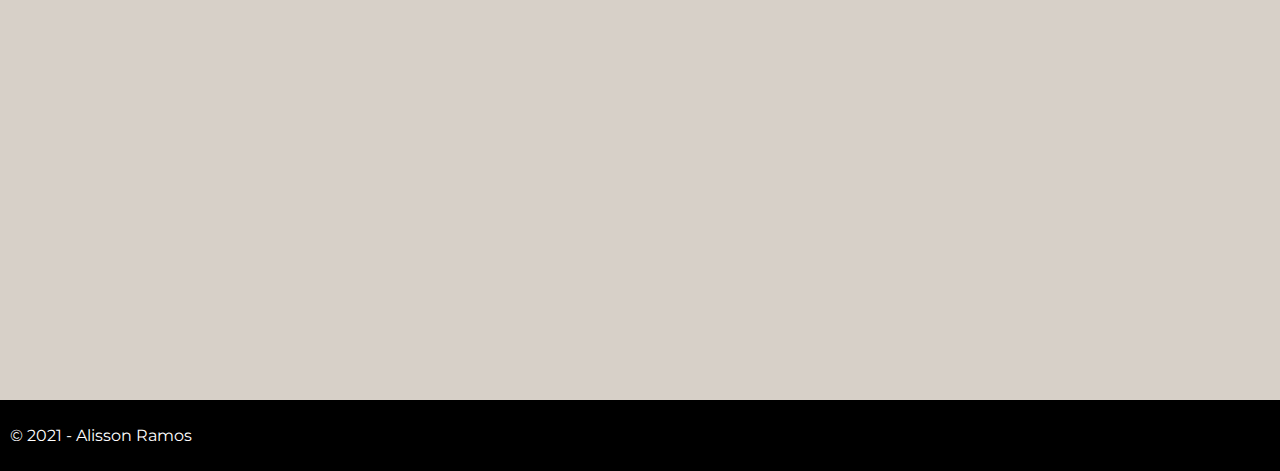
<file: EX07.html>
<!DOCTYPE html>
<html lang="pt-br">
	<head>
		<meta charset="utf-8">
		<meta name="viewport" content="width=device-width">
		<title>Calculos - Segunda nota</title>
		<link rel="stylesheet" type="text/css" href="css/styles.css">
		<script type="text/javascript" src="js/script.js"></script>
	 </head>
	
	<body>
		<header>
			<nav>
				<ul>
					<li><a class="Linkmenu" href="index.html">Home<a/></li>
					<li><a class="Linkmenu" href="EX01.html">Antecessor e Sucessor<a/></li>
					<li><a class="Linkmenu" href="EX02.html">Calculo de Desconto<a/></li>
					<li><a class="Linkmenu" href="EX03.html">Divisão<a/></li>
					<li><a class="Linkmenu" href="EX04.html">Lucros e Impostos<a/></li>
					<li><a class="Linkmenu" href="EX05.html">Calculo de IMC<a/></li>
					<li><a class="Linkmenu" href="EX06.html">Média da Nota<a/></li>
					<li><a class="Linkmenu" href="EX07.html">Calculo de Nota<a/></li>

				<ul/>
			</nav>
		</header>
		<div class='calculocaixa'>
			<p>Primeira nota:<input type="text" id="txtValor1"></p>
			<p><input type="button" id="btnCalcular" value="Calcular" onclick="valor2()"></p>
			<p><span id="lblResultado"></span></p>
		</div>
	<footer>
		<div class="footerlower">
			<p id='pFooter'>© 2021 - Alisson Ramos</p>
		</div>
	</footer>
	 </body>

</html>
</file>
<file: css/styles.css>
@import url('https://fonts.googleapis.com/css2?family=Montserrat:wght@200&display=swap');


body { margin: 0px; background-color: #D7D0C8 ; }
/*Menu*/
header {
	min-height: 49px;
    width: 1140px;
    background-color: #292929;
    position: relative;
    top: 41px;
}

.divExemplos {
    height: 250px;
    width: 400px;
    background-color: #141414;
    position: relative;
    top: 110px;
    opacity: 0;
}
img {
    height: 255px;
    position: absolute;
    width: 500px;
}
.imgDiv { position: relative; right: 51px; }

p {font-family: 'Montserrat', sans-serif;}
#pFooter {color: #fff;}
nav ul li {
    display: inline-block;
    position: relative;
    top: 14px;
    padding: 0px 16px 0px 0px;
    font-family: 'Montserrat', sans-serif;
}

.Linkmenu {
    color: #fff;
    text-decoration:
    none;
}
.Linkmenu:hover {
    text-decoration:
    underline;
}

.linkmenu { color: #fff; text-decoration:none;}
.Linkmenu:hover {text-decoration: underline;}
/*Blocos de Imagem*/

#divEx01 {left: 630px;}
#divEx02 {top: -175px; left: 121px;}
#divEx03 {left: 121px; top: -83px;}
#divEx04 {left: 630px; top: -368px;}
#divEx05 {left: 121px; top: -260px;}
#divEx06 {left: 630px; top: -545px;}
#divEx07 {left: 380px; top: -445px;}

/* Bloco de Botões*/
.button {position: relative;}
#btnVeja1 {left: 685px; top:  130px;}
#btnVeja2 {left: 165px; top: -157px;}
#btnVeja3 {left: 165px; top:  -60px;}
#btnVeja4 {left: 685px; top: -345px;}
#btnVeja5 {left: 165px; top: -238px;}
#btnVeja6 {left: 685px; top: -520px;}
#btnVeja7 {left: 430px; top: -420px;}
/* Bloco de imagens */

#imgB1 { left: 631px; top: 137px; }
#imgB2 { left: 121px; top: 134px; }
#imgB3 { left: 631px; top: 504px; }
#imgB4 { left: 121px; top: 504px; }
#imgB5 { left: 631px; top: 892px; }
#imgB6 { left: 121px; top: 892px; }
#imgB7 { left: 380px; top: 1280px; }


input { 
    text-transform: uppercase;
    border-radius: 35px;
    min-width: 300px;
    min-height: 35px;
    border-width: 2px;
    border-style: solid;
    border-color: #000;
    background-color: #D7D0C8;

}
/* Cabeçalho e caixa do JS */
.footerlower { background-color: #000; width: 1120px; padding: 10px; position: absolute; top: 2000px; }

.calculocaixa {
    position: relative;
    height: 248px;
    width: 351px;
    top: 185px;
    left: 400px;
    text-align: center;
    padding: 0px 0px 376px 0px;
}

/* MediaQueries */

@media only screen and ( min-width: 1140px) {

    header { width: 1309px; }
    nav ul li { left: 90px; }
    #caixas { position:  absolute; left: 65px; height: 1px; }
    .footerlower {width: 1289px;}
    .calculocaixa {left: 475px; position: absolute; top: 260px;}
}
</file>
